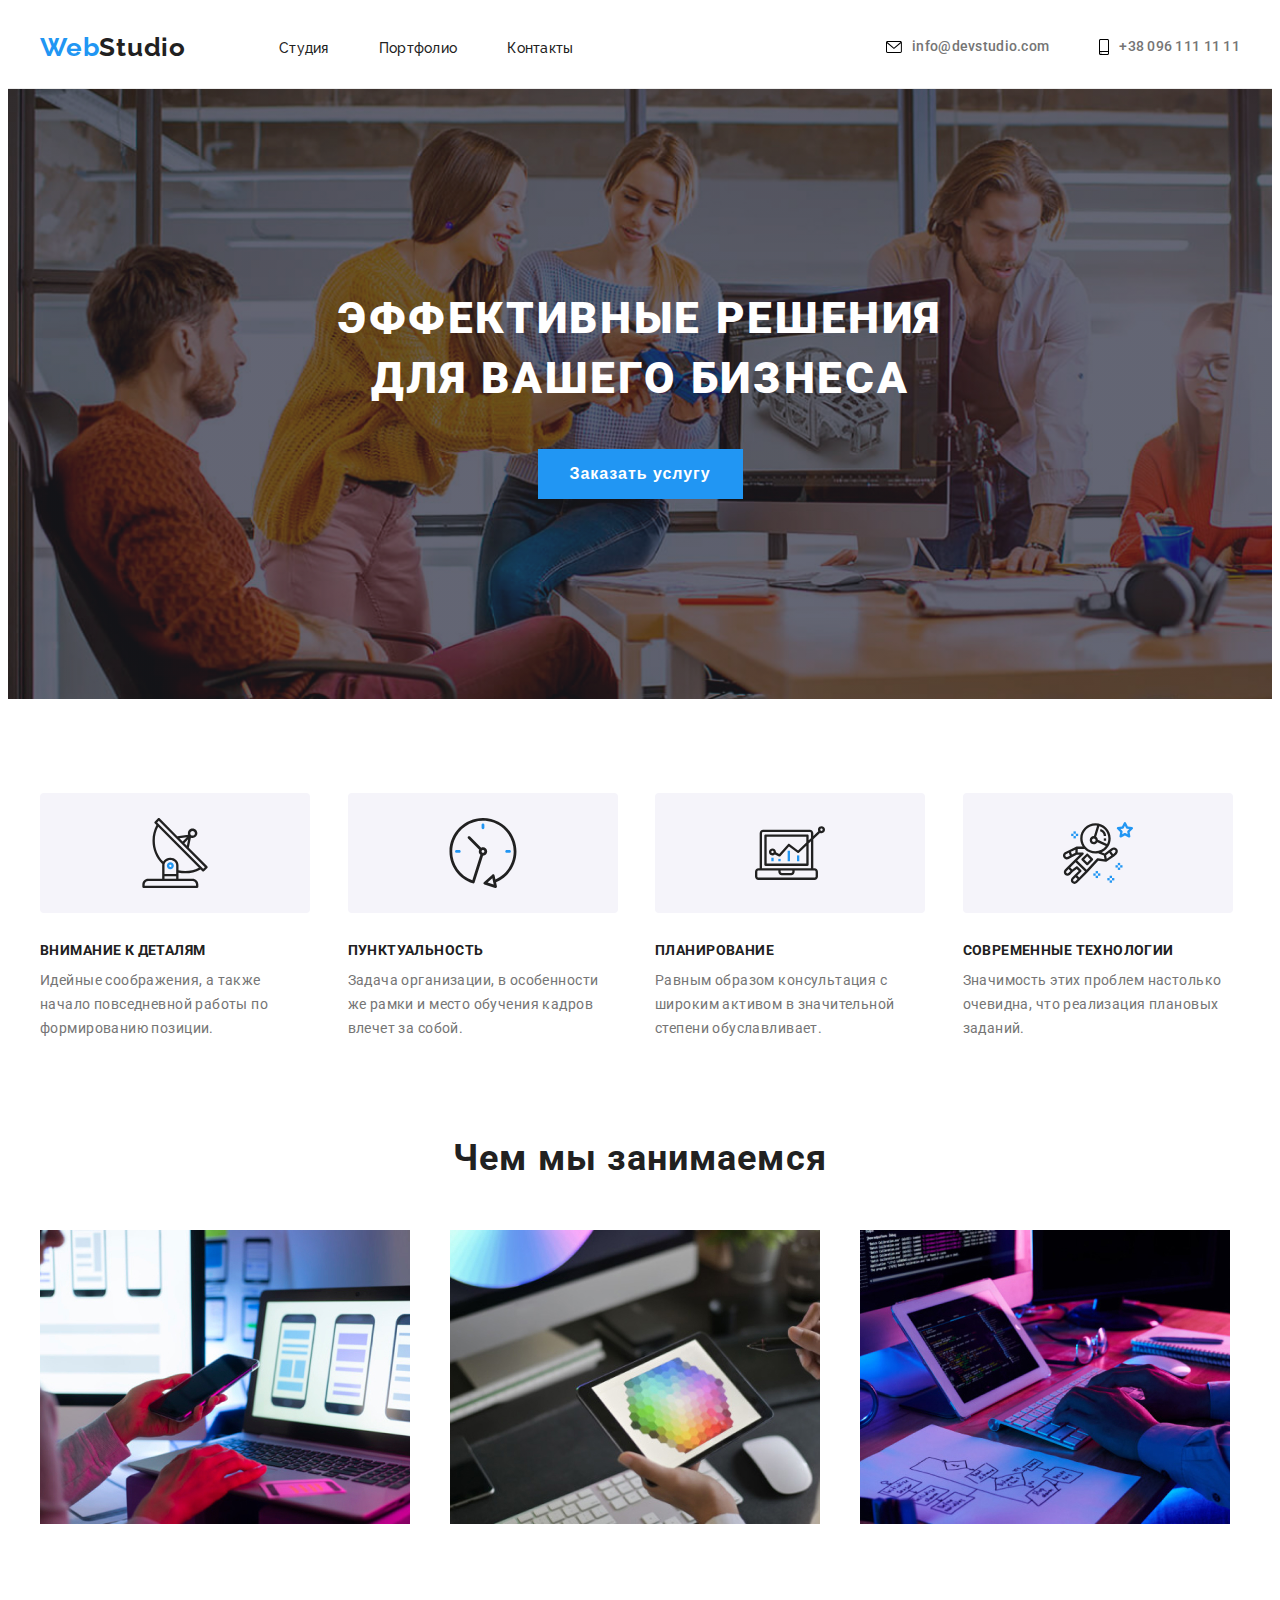
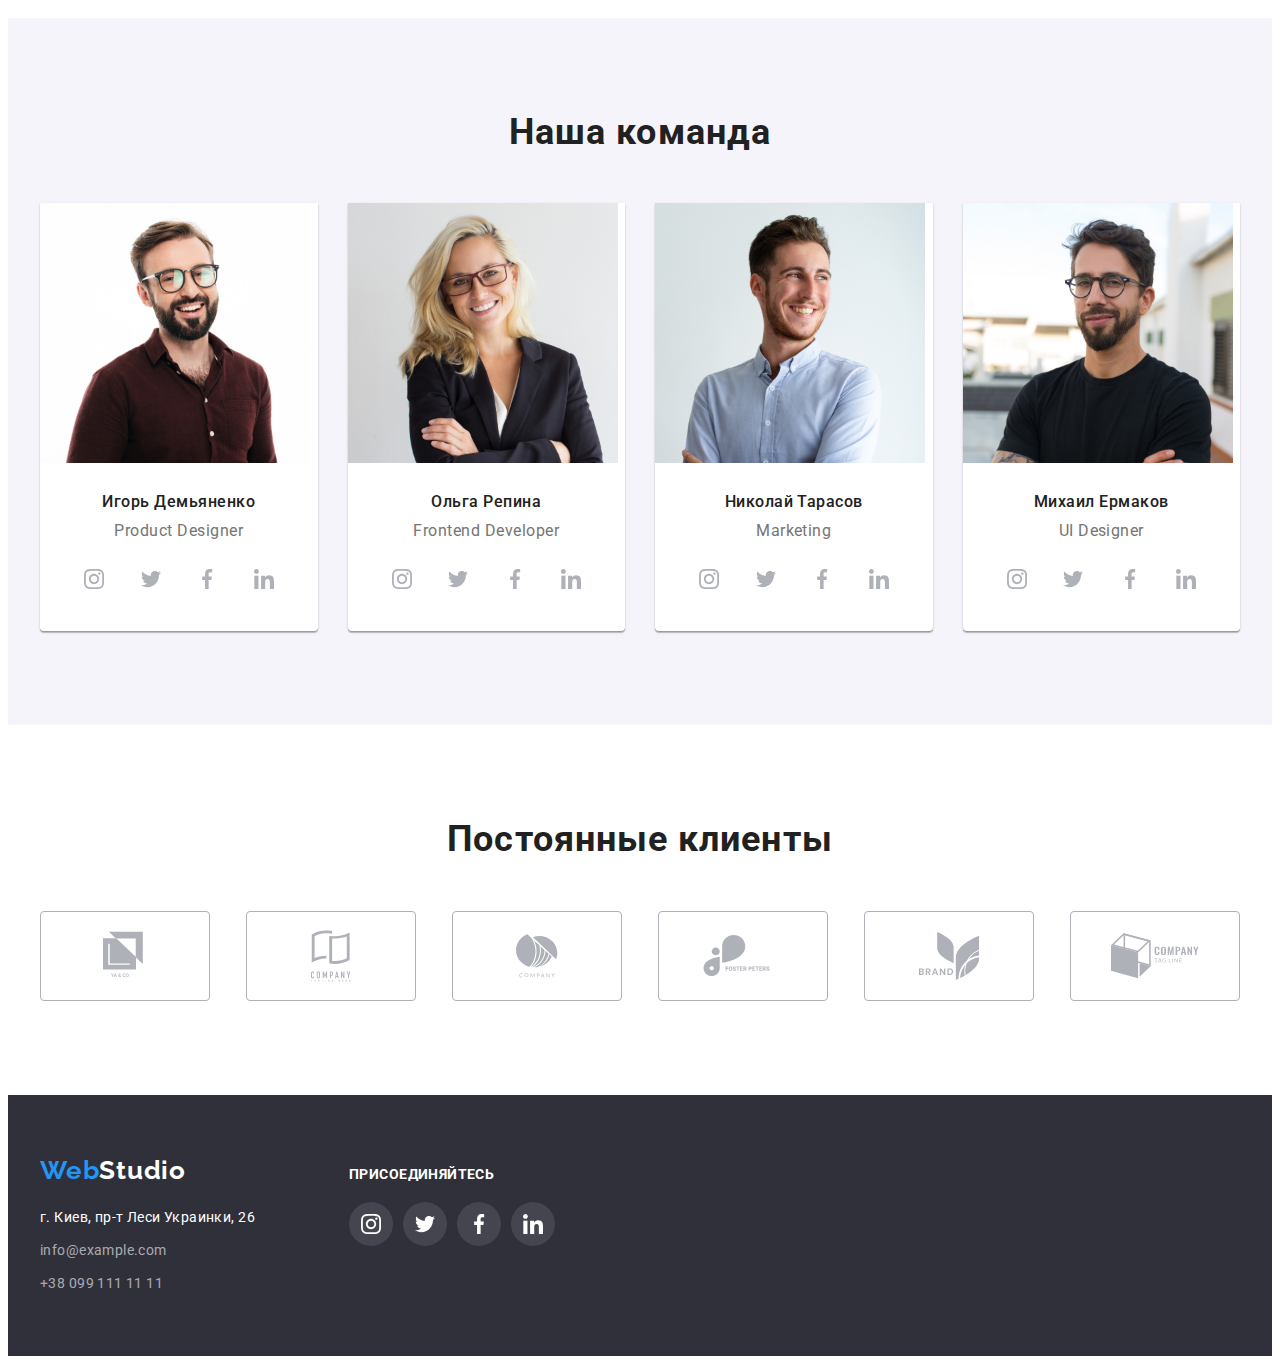
<file: index.html>
<!DOCTYPE html>
<html lang="ru">
  <head>
    <meta charset="UTF-8" />
    <meta http-equiv="X-UA-Compatible" content="IE=edge" />
    <meta name="viewport" content="width=device-width, initial-scale=1.0" />
    <title>Студия</title>
    <link rel="preconnect" href="https://fonts.gstatic.com">
    <link href="https://fonts.googleapis.com/css2?family=Raleway:wght@700&family=Roboto:wght@400;500;700;900&display=swap" rel="stylesheet">
    <link rel="stylesheet" href="https://cdnjs.cloudflare.com/ajax/libs/modern-normalize/1.0.0/modern-normalize.min.css" integrity="sha512-ISS7cAi1PEhQ8jnbJpJZMd29NlhNj4AWYyLOSp2CE/CsHxTCu+r+t0D2yoJudVrd0/8fTVPUVDzY5Tvli75u/g==" crossorigin="anonymous" />
    <link rel="stylesheet" href="./css/styles.css">
  </head>

  <body>
    <header class="header ">
        <div class="container">
            <nav class="navigation">
                <a class="logo link" href="" lang="en">Web<span class="logo-dark">Studio</span></a>
                <ul class="navigation-list list">
                    <li class="navigation-item">
                        <a class="navigation-link link" href="./index.html">Студия</a>
                    </li>
                    <li class="navigation-item">
                        <a class="navigation-link link" href="./portfolio.html">Портфолио</a>
                    </li>
                    <li class="navigation-item">
                        <a class="navigation-link link" href="">Контакты</a>
                    </li>
                </ul>
            </nav>
            <a class="mail-link link" href="mailto:info@devstudio.com" lang="en">
                <svg class="mail-link-icon" width="16" height="12">
                    <use href="./images/icons.svg#icon-mail"></use>
                </svg>
                info@devstudio.com
            </a>
            <a class="tel-link link" href="tel:+380961111111">
                <svg class="tel-link-icon" width="10" height="16">
                    <use href="./images/icons.svg#icon-smartphone"></use>
                </svg>
                +38 096 111 11 11
            </a>
        </div>
    </header>

    <main>
        <!--HERO-->
        <section class="hero">
            <div class="container">
                <h1 class="hero-title">ЭФФЕКТИВНЫЕ РЕШЕНИЯ ДЛЯ ВАШЕГО БИЗНЕСА</h1>
                <button class="mdl-button" type="button">Заказать услугу</button>
            </div>
        </section>
        <!--ADVANTAGES-->
        <section class="advantages">
            <div class="container">
                <h2 class="visually-hidden">Наши преимущества</h2>
                <ul class="advantages-list list">
                    <li class="advantages-list-item">
                        <div class="advantages-list-container">
                            <svg class="advantages-list-icon" width="70" height="70">
                                <use href="./images/icons.svg#icon-antenna"></use>
                            </svg>
                        </div>
                        <h3 class="advantages-title">Внимание к деталям</h3>
                        <p class="advantages-text">Идейные соображения, а также начало повседневной работы по формированию позиции.</p>
                    </li>
                    <li class="advantages-list-item">
                        <div class="advantages-list-container">
                            <svg class="advantages-list-icon" width="70" height="70">
                                <use href="./images/icons.svg#icon-clock"></use>
                            </svg>
                        </div>
                        <h3 class="advantages-title">Пунктуальность</h3>
                        <p class="advantages-text">Задача организации, в особенности же рамки и место обучения кадров влечет за собой.</p>
                    </li>
                    <li class="advantages-list-item">
                        <div class="advantages-list-container">
                            <svg class="advantages-list-icon" width="70" height="70">
                                <use href="./images/icons.svg#icon-diagram"></use>
                            </svg>
                        </div>
                        <h3 class="advantages-title">Планирование</h3>
                        <p class="advantages-text">Равным образом консультация с широким активом в значительной степени обуславливает.</p>
                    </li>
                    <li class="advantages-list-item">
                        <div class="advantages-list-container">
                            <svg class="advantages-list-icon" width="70" height="70">
                                <use href="./images/icons.svg#icon-astronaut"></use>
                            </svg>
                        </div>
                        <h3 class="advantages-title">Современные технологии</h3>
                        <p class="advantages-text">Значимость этих проблем настолько очевидна, что реализация плановых заданий.</p>
                    </li>
                </ul>
            </div>
        </section>
        <!--ABOUT-->
        <section class="about">
            <div class="container">
                <h2 class="title">Чем мы занимаемся</h2>
                <ul class="about-list list">
                    <li class="about-list-item">
                        <img class="about-list-img" src="./images/About/about-img-1.jpg" alt="разработчик печатает код по блок-схеме" width="370" height="294"></li>
                    <li class="about-list-item">
                        <img class="about-list-img" src="./images/About/about-img-2.jpg" alt="разработчик продумывает интерфейс под мобильные устройства" width="370" height="294"></li>
                    <li class="about-list-item">
                        <img class="about-list-img" src="./images/About/about-img-3.jpg" alt="разработчик выбирает цветовую гамму на графическом планшете" width="370" height="294"></li>
                </ul>
            </div>
        </section>
        <!--TEAM-->
        <section class="team">
            <div class="container">
                <h2 class="title">Наша команда</h2>
                <ul class="team-list list">
                    <li class="team-list-item">
                        <img class="team-list-img" src="./images/Team/team-img-1.jpg" alt="Мужчина улыбается" width="270" height="260">
                        <div class="team-list-container">
                            <h3 class="team-list-title">Игорь Демьяненко</h3>
                            <p class="team-list-text" lang="en">Product Designer</p>
                            <ul class="social-list list">
                                <li class="social-list-item">
                                    <a href="" class="social-list-link link">
                                        <svg class="social-list-icon" width="20" height="20">
                                            <use href="./images/icons.svg#icon-instagram"></use>
                                        </svg>
                                    </a>
                                </li>
                                <li class="social-list-item">
                                    <a href="" class="social-list-link link">
                                        <svg class="social-list-icon" width="20" height="20">
                                            <use href="./images/icons.svg#icon-twitter"></use>
                                        </svg>
                                    </a>
                                </li>
                                <li class="social-list-item">
                                    <a href="" class="social-list-link link">
                                        <svg class="social-list-icon" width="20" height="20">
                                            <use href="./images/icons.svg#icon-facebook"></use>
                                        </svg>
                                    </a>
                                </li>
                                <li class="social-list-item">
                                    <a href="" class="social-list-link link">
                                        <svg class="social-list-icon" width="20" height="20">
                                            <use href="./images/icons.svg#icon-linkedin"></use>
                                        </svg>
                                    </a>
                                </li>
                            </ul>
                        </div>
                    </li>
                    <li class="team-list-item">
                        <img class="team-list-img" src="./images/Team/team-img-2.jpg" alt="Женщина улыбается" width="270" height="260">
                        <div class="team-list-container">
                            <h3 class="team-list-title">Ольга Репина</h3>
                            <p class="team-list-text" lang="en">Frontend Developer</p>
                            <ul class="social-list list">
                                <li class="social-list-item">
                                    <a href="" class="social-list-link link">
                                        <svg class="social-list-icon" width="20" height="20">
                                            <use href="./images/icons.svg#icon-instagram"></use>
                                        </svg>
                                    </a>
                                </li>
                                <li class="social-list-item">
                                    <a href="" class="social-list-link link">
                                        <svg class="social-list-icon" width="20" height="20">
                                            <use href="./images/icons.svg#icon-twitter"></use>
                                        </svg>
                                    </a>
                                </li>
                                <li class="social-list-item">
                                    <a href="" class="social-list-link link">
                                        <svg class="social-list-icon" width="20" height="20">
                                            <use href="./images/icons.svg#icon-facebook"></use>
                                        </svg>
                                    </a>
                                </li>
                                <li class="social-list-item">
                                    <a href="" class="social-list-link link">
                                        <svg class="social-list-icon" width="20" height="20">
                                            <use href="./images/icons.svg#icon-linkedin"></use>
                                        </svg>
                                    </a>
                                </li>
                            </ul>
                        </div>
                    </li>
                    <li class="team-list-item">
                        <img class="team-list-img" src="./images/Team/team-img-3.jpg" alt="Мужчина улыбается" width="270" height="260">
                        <div class="team-list-container">
                            <h3 class="team-list-title">Николай Тарасов</h3>
                            <p class="team-list-text" lang="en">Marketing</p>
                            <ul class="social-list list">
                                <li class="social-list-item">
                                    <a href="" class="social-list-link link">
                                        <svg class="social-list-icon" width="20" height="20">
                                            <use href="./images/icons.svg#icon-instagram"></use>
                                        </svg>
                                    </a>
                                </li>
                                <li class="social-list-item">
                                    <a href="" class="social-list-link link">
                                        <svg class="social-list-icon" width="20" height="20">
                                            <use href="./images/icons.svg#icon-twitter"></use>
                                        </svg>
                                    </a>
                                </li>
                                <li class="social-list-item">
                                    <a href="" class="social-list-link link">
                                        <svg class="social-list-icon" width="20" height="20">
                                            <use href="./images/icons.svg#icon-facebook"></use>
                                        </svg>
                                    </a>
                                </li>
                                <li class="social-list-item">
                                    <a href="" class="social-list-link link">
                                        <svg class="social-list-icon" width="20" height="20">
                                            <use href="./images/icons.svg#icon-linkedin"></use>
                                        </svg>
                                    </a>
                                </li>
                            </ul>
                        </div>
                    </li>
                    <li class="team-list-item">
                        <img class="team-list-img" src="./images/Team/team-img-4.jpg" alt="Мужчина улыбается" width="270" height="260">
                        <div class="team-list-container">
                            <h3 class="team-list-title">Михаил Ермаков</h3>
                            <p class="team-list-text" lang="en">UI Designer</p>
                            <ul class="social-list list">
                                <li class="social-list-item">
                                    <a href="" class="social-list-link link">
                                        <svg class="social-list-icon" width="20" height="20">
                                            <use href="./images/icons.svg#icon-instagram"></use>
                                        </svg>
                                    </a>
                                </li>
                                <li class="social-list-item">
                                    <a href="" class="social-list-link link">
                                        <svg class="social-list-icon" width="20" height="20">
                                            <use href="./images/icons.svg#icon-twitter"></use>
                                        </svg>
                                    </a>
                                </li>
                                <li class="social-list-item">
                                    <a href="" class="social-list-link link">
                                        <svg class="social-list-icon" width="20" height="20">
                                            <use href="./images/icons.svg#icon-facebook"></use>
                                        </svg>
                                    </a>
                                </li>
                                <li class="social-list-item">
                                    <a href="" class="social-list-link link">
                                        <svg class="social-list-icon" width="20" height="20">
                                            <use href="./images/icons.svg#icon-linkedin"></use>
                                        </svg>
                                    </a>
                                </li>
                            </ul>
                        </div>
                    </li>
                </ul>
            </div>
        </section>
        <!--CLIENTS-->
        <section class="clients">
            <div class="container">
                <h2 class="title">Постоянные клиенты</h2>
                <ul class="clients-list list">
                    <li class="clients-list-item">
                        <a class="clients-list-link link" href="">
                            <svg class="clients-list-icon" width="44" height="50">
                                <use href="./images/icons.svg#icon-logo-1"></use>
                            </svg>
                        </a> 
                    </li>
                    <li class="clients-list-item">
                        <a class="clients-list-link link" href="">
                            <svg class="clients-list-icon" width="40" height="52">
                                 <use href="./images/icons.svg#icon-logo-2"></use>
                            </svg>
                        </a> 
                    </li>
                    <li class="clients-list-item">
                        <a class="clients-list-link link" href="">
                            <svg class="clients-list-icon"  width="42" height="44">
                                <use href="./images/icons.svg#icon-logo-3"></use>
                            </svg>
                        </a> 
                    </li>
                    <li class="clients-list-item">
                        <a class="clients-list-link link" href="">
                            <svg class="clients-list-icon" width="80" height="42">
                                <use href="./images/icons.svg#icon-logo-4"></use>
                            </svg>
                        </a> 
                    </li>
                    <li class="clients-list-item">
                        <a class="clients-list-link link" href="">
                            <svg class="clients-list-icon" width="60" height="48">
                                <use href="./images/icons.svg#icon-logo-5"></use>
                            </svg>
                        </a> 
                    </li>
                    <li class="clients-list-item">
                        <a class="clients-list-link link" href="">
                            <svg class="clients-list-icon" width="88" height="46">
                                <use href="./images/icons.svg#icon-logo-6"></use>
                            </svg>
                        </a> 
                    </li>
                </ul>
            </div>
        </section>
    </main>

    <footer class="footer">
        <div class="container footer-container">
            <div class="footer-logo">
                <a class="logo link" href="" lang="en">Web<span class="logo-light">Studio</span></a>
                <address class="address">
                    <ul class="footer-logo-list list">
                        <li class="footer-logo-list-item">
                            <a class="footer-logo-address-link link" href="https://goo.gl/maps/xJWcs8123eFVmAcb9" target="_blank" rel="noopener noreferrer">г. Киев, пр-т Леси Украинки, 26</a></li>
                        <li class="footer-logo-list-item">
                            <a class="footer-logo-mail-link link" href="mailto:info@example.com" lang="en">info@example.com</a></li>
                        <li class="footer-logo-list-item">
                            <a class="footer-logo-tel-link link" href="tel:+380991111111">+38 099 111 11 11</a></li>
                    </ul>
                </address>
            </div>
            <div class="footer-social">
                <p class="footer-social-title">Присоединяйтесь</p>
                <ul class="footer-social-list list">
                    <li class="footer-social-item">
                        <a href="" class="footer-social-link link">
                            <svg class="footer-social-icon" width="20" height="20">
                                <use href="./images/icons.svg#icon-instagram"></use>
                            </svg>
                        </a>
                    </li>
                    <li class="footer-social-item">
                        <a href="" class="footer-social-link link">
                            <svg class="footer-social-icon" width="20" height="20">
                                <use href="./images/icons.svg#icon-twitter"></use>
                            </svg>
                        </a>
                    </li>
                    <li class="footer-social-item">
                        <a href="" class="footer-social-link link">
                            <svg class="footer-social-icon" width="20" height="20">
                                <use href="./images/icons.svg#icon-facebook"></use>
                            </svg>
                        </a>
                    </li>
                    <li class="footer-social-item">
                        <a href="" class="footer-social-link link">
                            <svg class="footer-social-icon" width="20" height="20">
                                <use href="./images/icons.svg#icon-linkedin"></use>
                            </svg>
                        </a>
                    </li>
                </ul>
            </div>
        </div>
    </footer>
  </body>
</html>
</file>
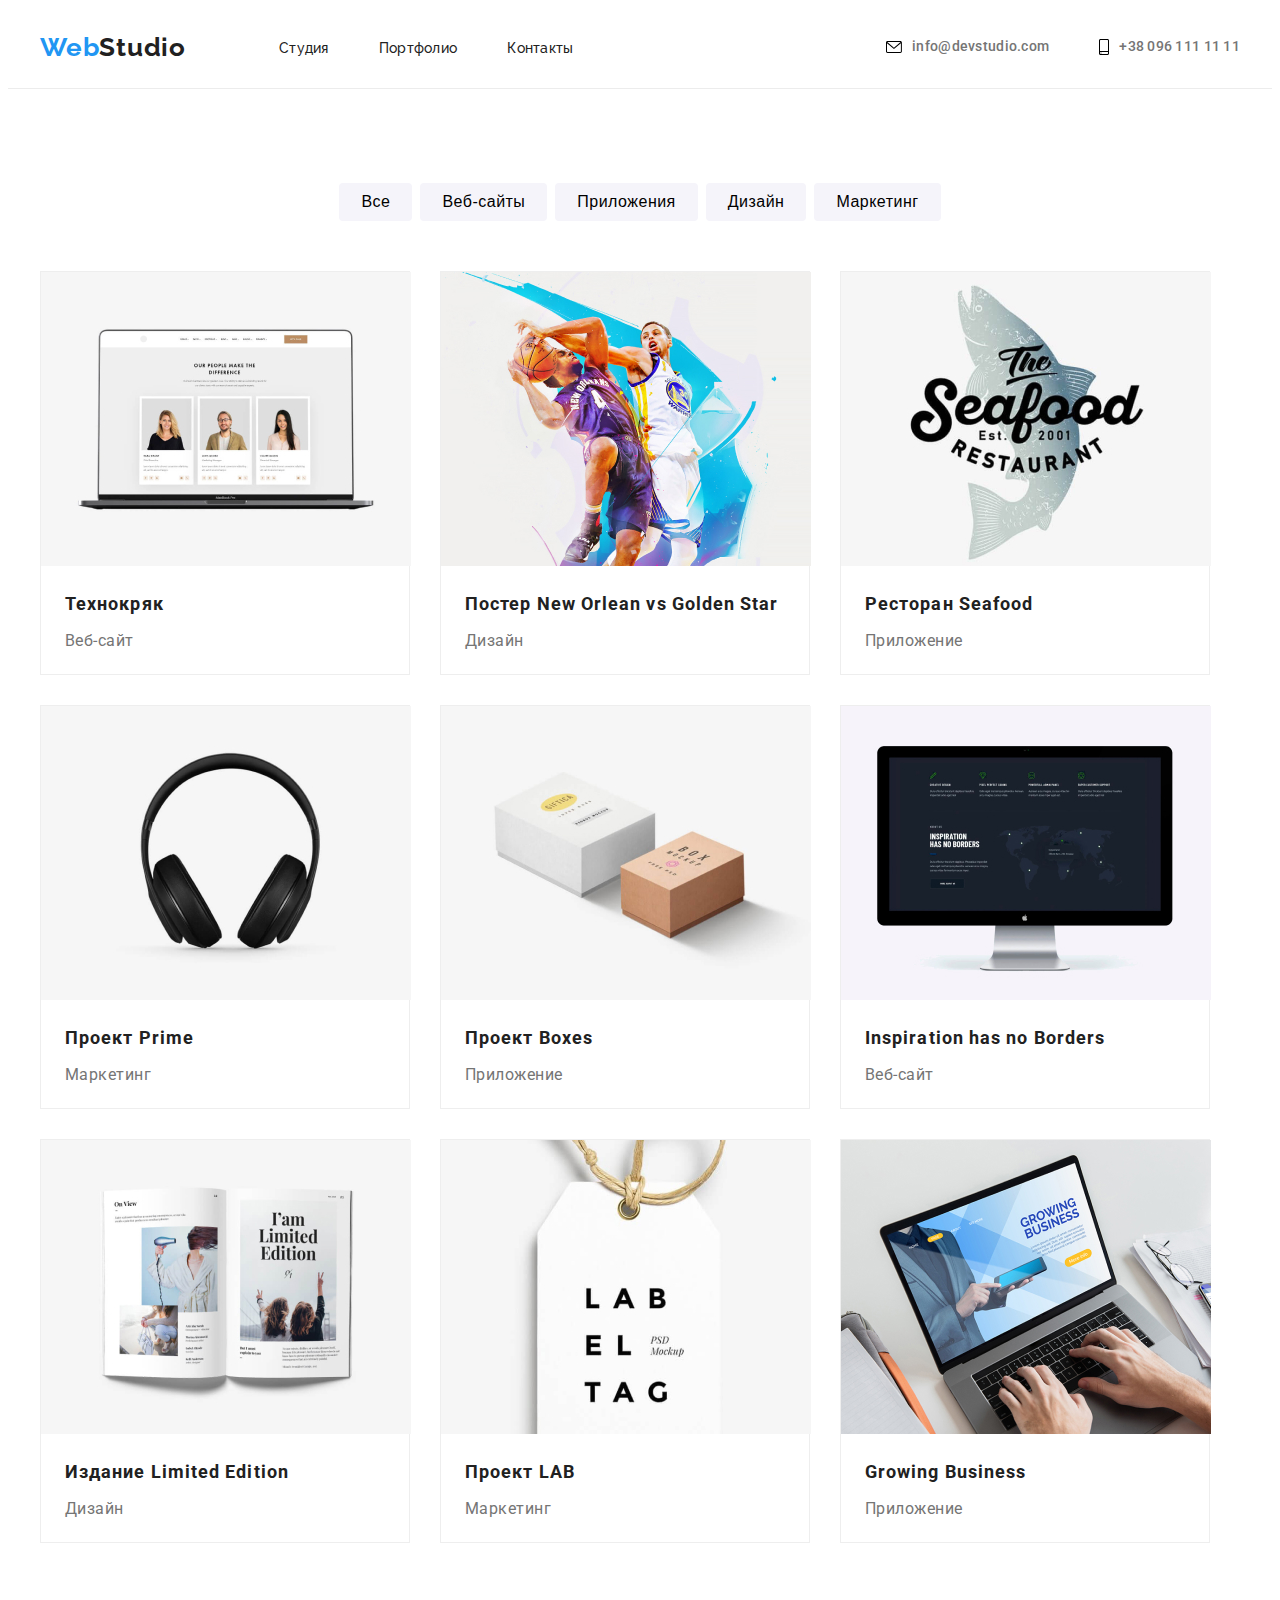
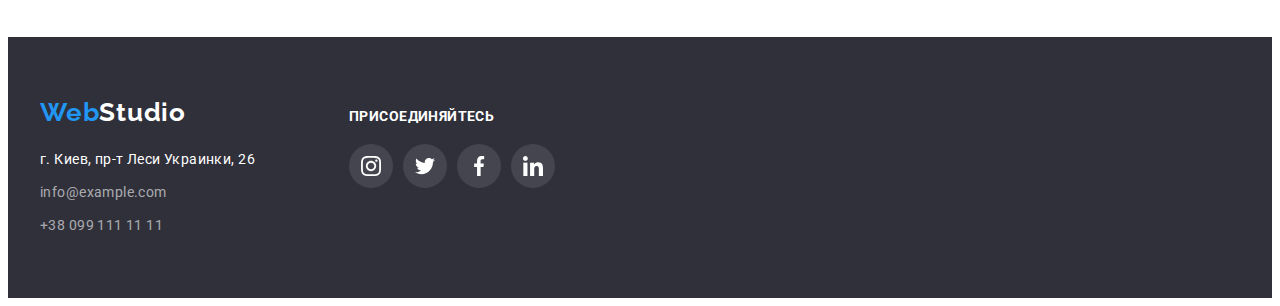
<file: portfolio.html>
<!DOCTYPE html>
<html lang="ru">
  <head>
    <meta charset="UTF-8" />
    <meta http-equiv="X-UA-Compatible" content="IE=edge" />
    <meta name="viewport" content="width=device-width, initial-scale=1.0" />
    <title>Студия</title>
    <link rel="preconnect" href="https://fonts.gstatic.com">
    <link href="https://fonts.googleapis.com/css2?family=Raleway:wght@700&family=Roboto:wght@400;500;700;900&display=swap" rel="stylesheet">
    <link rel="stylesheet" href="https://cdnjs.cloudflare.com/ajax/libs/modern-normalize/1.0.0/modern-normalize.min.css" integrity="sha512-ISS7cAi1PEhQ8jnbJpJZMd29NlhNj4AWYyLOSp2CE/CsHxTCu+r+t0D2yoJudVrd0/8fTVPUVDzY5Tvli75u/g==" crossorigin="anonymous" />
    <link rel="stylesheet" href="./css/styles.css">
  </head>

  <body>
    <header class="header">
        <div class="container">
            <nav class="navigation">
                <a class="logo link" href="./index.html" lang="en">Web<span class="logo-dark">Studio</span></a>
                <ul class="navigation-list list">
                    <li class="navigation-item">
                        <a class="navigation-link link" href="./index.html">Студия</a>
                    </li>
                    <li class="navigation-item">
                        <a class="navigation-link link" href="./portfolio.html">Портфолио</a>
                    </li>
                    <li class="navigation-item">
                        <a class="navigation-link link" href="">Контакты</a>
                    </li>
                </ul>
            </nav>
            <a class="mail-link link" href="mailto:info@devstudio.com" lang="en">
                <svg class="mail-link-icon" width="16" height="12">
                    <use href="./images/icons.svg#icon-mail"></use>
                </svg>
                info@devstudio.com
            </a>
            <a class="tel-link link" href="tel:+380961111111">
                <svg class="tel-link-icon" width="10" height="16">
                    <use href="./images/icons.svg#icon-smartphone"></use>
                </svg>
                +38 096 111 11 11
            </a>
        </div>
    </header>

    <main>
        <!--CARDS SORTING-->
        <section class="cards-sorting">
            <div class="container">
                <h2 class="visually-hidden">Сортировка карточек</h2>
                <ul class="cards-sorting-list list">
                    <li class="cards-sorting-list-item">
                        <button class="sort-button" type="button">Все</button>
                    </li>
                    <li class="cards-sorting-list-item">
                        <button class="sort-button" type="button">Веб-сайты</button>
                    </li>
                    <li class="cards-sorting-list-item">
                        <button class="sort-button" type="button">Приложения</button>
                    </li>
                    <li class="cards-sorting-list-item">
                        <button class="sort-button" type="button">Дизайн</button>
                    </li>
                    <li class="cards-sorting-list-item">
                        <button class="sort-button" type="button">Маркетинг</button>
                    </li>
                </ul>
            </div>
        </section>
        <!--CARDS-->
        <section class="cards">
            <div class="container">
                <h2 class="visually-hidden">Карточки</h2>
                <ul class="cards-list list">
                    <li class="cards-list-item">
                        <a class="cards-list-link link" href="">
                            <img class="cards-list-img" src="./images/Cards/cards-img-1.jpg" alt="Ноутбук с открытым веб-сайтом" width="370" height="294">
                            <div class="cards-list-container">
                                <h3 class="cards-list-title">Технокряк</h3>
                                <p class="cards-list-text">Веб-сайт</p>
                            </div>
                        </a>
                    </li>
                    <li class="cards-list-item">
                        <a class="cards-list-link link" href="">
                            <img class="cards-list-img" src="./images/Cards/cards-img-2.jpg" alt="Постер с баскетболистами" width="370" height="294">
                            <div class="cards-list-container">
                                <h3 class="cards-list-title">Постер New Orlean vs Golden Star</h3>
                                <p class="cards-list-text">Дизайн</p>
                            </div>
                        </a>
                    </li>
                    <li class="cards-list-item">
                        <a class="cards-list-link link" href="">
                            <img class="cards-list-img" src="./images/Cards/cards-img-3.jpg" alt="Логотип ресторана морепродуктов" width="370" height="294">
                            <div class="cards-list-container">
                                <h3 class="cards-list-title">Ресторан Seafood</h3>
                                <p class="cards-list-text">Приложение</p>
                            </div>
                        </a>
                    </li>
                    <li class="cards-list-item">
                        <a class="cards-list-link link" href="">
                            <img class="cards-list-img" src="./images/Cards/cards-img-4.jpg" alt="Наушники" width="370" height="294">
                            <div class="cards-list-container">
                                <h3 class="cards-list-title">Проект Prime</h3>
                                <p class="cards-list-text">Маркетинг</p>
                            </div>
                        </a>
                    </li>
                    <li class="cards-list-item">
                        <a class="cards-list-link link" href="">
                            <img class="cards-list-img" src="./images/Cards/cards-img-5.jpg" alt="Две коробки, белая и бежевая" width="370" height="294">
                            <div class="cards-list-container">
                                <h3 class="cards-list-title">Проект Boxes</h3>
                                <p class="cards-list-text">Приложение</p>
                            </div>
                        </a>
                    </li>
                    <li class="cards-list-item">
                        <a class="cards-list-link link" href="">
                            <img class="cards-list-img" src="./images/Cards/cards-img-6.jpg" alt="Компьютер с открытым веб-сайтом" width="370" height="294">
                            <div class="cards-list-container">
                                <h3 class="cards-list-title">Inspiration has no Borders</h3>
                                <p class="cards-list-text">Веб-сайт</p>
                            </div>
                        </a>
                    </li>
                    <li class="cards-list-item">
                        <a class="cards-list-link link" href="">
                            <img class="cards-list-img" src="./images/Cards/cards-img-7.jpg" alt="Открытый журнал" width="370" height="294">
                            <div class="cards-list-container">
                                <h3 class="cards-list-title">Издание Limited Edition</h3>
                                <p class="cards-list-text">Дизайн</p>
                            </div>
                        </a>
                    </li>
                    <li class="cards-list-item">
                        <a class="cards-list-link link" href="">
                            <img class="cards-list-img" src="./images/Cards/cards-img-8.jpg" alt="Бирка" width="370" height="294">
                            <div class="cards-list-container">
                                <h3 class="cards-list-title">Проект LAB</h3>
                                <p class="cards-list-text">Маркетинг</p>
                            </div>
                        </a>
                    </li>
                    <li class="cards-list-item">
                        <a class="cards-list-link link" href="">
                            <img class="cards-list-img" src="./images/Cards/cards-img-9.jpg" alt="Мужчина работает за компьютером" width="370" height="294">
                            <div class="cards-list-container">
                                <h3 class="cards-list-title">Growing Business</h3>
                                <p class="cards-list-text">Приложение</p>
                            </div>
                        </a>
                    </li>
                </ul>
            </div>
        </section>
    </main>
    <footer class="footer">
        <div class="container footer-container">
            <div class="footer-logo">
                <a class="logo link" href="" lang="en">Web<span class="logo-light">Studio</span></a>
                <address class="address">
                    <ul class="footer-logo-list list">
                        <li class="footer-logo-list-item">
                            <a class="footer-logo-address-link link" href="https://goo.gl/maps/xJWcs8123eFVmAcb9" target="_blank" rel="noopener noreferrer">г. Киев, пр-т Леси Украинки, 26</a></li>
                        <li class="footer-logo-list-item">
                            <a class="footer-logo-mail-link link" href="mailto:info@example.com" lang="en">info@example.com</a></li>
                        <li class="footer-logo-list-item">
                            <a class="footer-logo-tel-link link" href="tel:+380991111111">+38 099 111 11 11</a></li>
                    </ul>
                </address>
            </div>
            <div class="footer-social">
                <p class="footer-social-title">Присоединяйтесь</p>
                <ul class="footer-social-list list">
                    <li class="footer-social-item">
                        <a href="" class="footer-social-link link">
                            <svg class="footer-social-icon" width="20" height="20">
                                <use href="./images/icons.svg#icon-instagram"></use>
                            </svg>
                        </a>
                    </li>
                    <li class="footer-social-item">
                        <a href="" class="footer-social-link link">
                            <svg class="footer-social-icon" width="20" height="20">
                                <use href="./images/icons.svg#icon-twitter"></use>
                            </svg>
                        </a>
                    </li>
                    <li class="footer-social-item">
                        <a href="" class="footer-social-link link">
                            <svg class="footer-social-icon" width="20" height="20">
                                <use href="./images/icons.svg#icon-facebook"></use>
                            </svg>
                        </a>
                    </li>
                    <li class="footer-social-item">
                        <a href="" class="footer-social-link link">
                            <svg class="footer-social-icon" width="20" height="20">
                                <use href="./images/icons.svg#icon-linkedin"></use>
                            </svg>
                        </a>
                    </li>
                </ul>
            </div>
        </div>
    </footer>
  </body>
</html>
</file>
<file: css/styles.css>
:root {
    --main-font: 'Roboto', sans-serif;
    --secondary-font: 'Raleway', sans-serif;
    --accent-color: #2196F3;
}

body {
    font-family: var(--main-font);
    color: #212121
}

h1,
h2,
h3,
h4,
h5,
h6,
p {
    margin: 0;
}

ul,
ol {
    margin: 0;
    padding: 0;
}

img {
    display: block;
}

.visually-hidden {
    position: absolute !important;
    clip: rect(1px 1px 1px 1px); /* IE6, IE7 */
    clip: rect(1px, 1px, 1px, 1px);
    padding: 0 !important;
    border: 0 !important;
    height: 1px !important;
    width: 1px !important;
    overflow: hidden;
  }

.link {
    text-decoration: none;
}

.list {
    list-style: none;
}

.address {
    font-style: normal;
    margin-top: 20px;
}

.title {
    font-style: normal;
    font-weight: 700;
    font-size: 36px;
    line-height: 1.16;
    text-align: center;
    letter-spacing: 0.03em;
}

.logo {
    font-family: var(--secondary-font);
    font-style: normal;
    font-weight: bold;
    font-size: 26px;
    line-height: 1.19;
    letter-spacing: 0.03em;
    color: #2196F3;
    margin-right: 93px;
}

.container {
    width: 1200px;
    margin: 0 auto;
    padding-left: 15px;
    padding-right: 15px;
}

/* =================== HEADER =================== */

.header {
    padding-top: 24px;
    padding-bottom: 25px;
    border-bottom: 1px solid #ECECEC;
}

.header .container {
    display: flex;
    align-items: center;
}

.navigation {
    display: flex;
    align-items: center;
}

.navigation-list {
    display: flex;
    align-items: center;
}

.logo-dark {
    color: #212121;
}

.navigation-item:not(:last-child) {
    margin-right: 50px;
}

.navigation-link {
    font-family: var(--secondary-font);
    font-weight: 500;
    font-size: 14px;
    line-height: 1.14;
    letter-spacing: 0.02em;
    color: #212121;
}

.navigation-link:hover,
.navigation-link:focus{
    color: var(--accent-color);
}

.mail-link {
    display: flex;
    align-items: center;
    justify-content: center;
    font-weight: 500;
    font-size: 14px;
    line-height: 1.14;
    letter-spacing: 0.02em;
    color: #757575;
    margin-left: auto;
    margin-right: 50px;
}

.mail-link-icon {
    margin-right: 10px;
}

.mail-link:hover ,
.mail-link:focus {
    color: var(--accent-color);
}

.mail-link:hover .mail-link-icon,
.mail-link:focus .mail-link-icon {
    fill: var(--accent-color);
}

.tel-link {
    display: flex;
    justify-content: center;
    align-items: center;
    font-weight: 500;
    font-size: 14px;
    line-height: 1.14;
    letter-spacing: 0.02em;
    color: #757575;
}

.tel-link-icon {
    margin-right: 10px;
}

.tel-link:hover .tel-link-icon,
.tel-link:focus .tel-link-icon {
    fill: var(--accent-color);
}

.tel-link:hover,
.tel-link:focus {
    color: var(--accent-color);
}

/* =================== END HEADER =================== */

/* =================== HERO =================== */

.hero {
    background: #C4C4C4;
    background-image: linear-gradient(rgba(47, 48, 58, 0.4), rgba(47, 48, 58, 0.4)), url(../images/Hero/Hero-img.jpg);
    padding-top: 200px;
    padding-bottom: 200px;
    background-repeat: no-repeat;
    background-size: cover;
    max-width: 1600px;
    margin: 0 auto;
}

.hero-title {
    font-style: normal;
    font-weight: 900;
    font-size: 44px;
    line-height: 1.36;
    text-align: center;
    letter-spacing: 0.06em;
    text-transform: uppercase;
    color: #FFFFFF;
    flex-wrap: wrap;
    width: 696px;
    height: 120px;
    margin: 0 auto;
    margin-bottom: 40px;
}

.mdl-button {
    font-style: normal;
    font-weight: bold;
    font-size: 16px;
    line-height: 1.87;
    display: flex;
    align-items: center;
    text-align: center;
    letter-spacing: 0.06em;
    background-color: #2196F3;
    color: #FFFFFF;
    cursor: pointer;
    height: 50px;
    padding-top: 10px;
    padding-bottom: 10px;
    padding-left: 32px;
    padding-right: 32px;
    margin: 0 auto;
    border: none;
}

/* =================== END HERO =================== */

/* =================== ADVANTAGES =================== */

.advantages {
    padding-top: 94px;
    padding-bottom: 47px;
}

.advantages-list {
    display: flex;
    align-items: center;
    margin-left: -30px;
}

.advantages-list-item {
    margin-left: 30px;
    flex-basis: calc(100% / 3 - 30px);
}

.advantages-title {
    font-style: normal;
    font-weight: 700;
    font-size: 14px;
    line-height: 1.14;
    letter-spacing: 0.03em;
    text-transform: uppercase;
    width: 270px;
    height: 16px;
    margin-bottom: 10px;
}

.advantages-text {
    font-size: 14px;
    line-height: 1.71;
    letter-spacing: 0.03em;
    color: #757575;
    width: 270px;
    height: 75px;   
}

.advantages-list-container {
    width: 270px;
    height: 120px;
    background: #F5F4FA;
    border-radius: 4px;
    margin-bottom: 30px;
    display: flex;
    justify-content: center;
    align-items: center;
}


/* =================== ABOUT =================== */

.about {
    padding-top: 47px;
    padding-bottom: 94px;
}

.about-list {
    display: flex;
    align-items: center;
    margin-top: 50px;
    margin-left: -30px;
}

.about-list-item {
    margin-left: 30px;
    flex-basis: calc(100% / 3 - 30px);
}

/* =================== END ABOUT =================== */

/* =================== TEAM =================== */

.team {
    background: #F5F4FA;
    padding-top: 94px;
    padding-bottom: 94px;
}

.team-list {
    margin-top: 50px;
    display: flex;
    align-items: center;
    margin-left: -30px;
}

.team-list-container {
    padding-top: 30px;
    padding-bottom: 30px;
    padding-right: 32px;
    padding-left: 32px;
}

.team-list-item {
    width: 270px;
    height: 428px;
    background: #FFFFFF;
    /* material shadow v1 */
    box-shadow: 0px 1px 3px rgba(0, 0, 0, 0.12), 0px 1px 1px rgba(0, 0, 0, 0.14), 0px 2px 1px rgba(0, 0, 0, 0.2);
    border-radius: 0px 0px 4px 4px;
    margin-left: 30px;
    flex-basis: calc(100% / 4 - 30px);
}

.team-list-title {
    font-style: normal;
    font-weight: 500;
    font-size: 16px;
    line-height: 1.18;
    text-align: center;
    letter-spacing: 0.03em;
    margin-bottom: 10px;
     
}

.team-list-text {
    font-style: normal;
    font-weight: 400;
    font-size: 16px;
    line-height: 1.18;
    text-align: center;
    letter-spacing: 0.03em;
    color: #757575;
    margin-bottom: 16px;
}

.social-list {
    display: flex;
    align-items: center;
    justify-content: space-between;
}

.social-list-link {
    display: flex;
    justify-content: center;
    align-items: center;
    width: 44px;
    height: 44px;
    border-radius: 50%;
    background-color: #fff;
}

.social-list-icon {
    fill: #AFB1B8;
}

.social-list-link:hover,
.social-list-link:focus {
    background-color: var(--accent-color);
}

.social-list-link:hover .social-list-icon,
.social-list-link:focus .social-list-icon {
    fill: #FFFFFF;
}

/* =================== END TEAM =================== */

/* =================== CLIENTS =================== */

.clients {
    padding-top: 94px;
    padding-bottom: 94px;
}

.clients-list {
    margin-top: 50px;
    display: flex;
    align-items: center;
    justify-content: space-between;
}

.clients-list-link {
    display: flex;
    align-items: center;
    justify-content: center;
    width: 170px;
    height: 90px;
    border: 1px solid #AFB1B8;
    box-sizing: border-box;
    border-radius: 4px;
}

.clients-list-icon {
    fill: #AFB1B8;
}

.clients-list-link:hover,
.clients-list-link:focus {
    border: 1px solid var(--accent-color)
}

.clients-list-link:hover .clients-list-icon,
.clients-list-link:focus .clients-list-icon {
    fill: var(--accent-color)
}

/* =================== END CLIENTS =================== */

/* =================== FOOTER =================== */

.footer {
    background: #2F303A;
    padding-top: 60px;
    padding-bottom: 60px;
}

.footer-container {
    display: flex;
    align-items: baseline;
}

.footer-logo {
    margin-right: 70px;
}

.logo-light {
    color: #FFFFFF;
}

.footer-logo-list-item:not(:last-child) {
    margin-bottom: 9px;
}

.footer-logo-address-link {
    font-style: normal;
    font-weight: 400;
    font-size: 14px;
    line-height: 1.71;
    letter-spacing: 0.03em;
    color: #FFFFFF;
}

.footer-logo-mail-link {
    font-style: normal;
    font-weight: 400;
    font-size: 14px;
    line-height: 1.71;
    letter-spacing: 0.03em;
    color: rgba(255, 255, 255, 0.6);
}

.footer-logo-tel-link {
    font-style: normal;
    font-weight: 400;
    font-size: 14px;
    line-height: 1.71;
    letter-spacing: 0.03em;
    color: rgba(255, 255, 255, 0.6);
}

.footer-social-list {
    display: flex;
    align-items: center;
    justify-content: space-between;
}

.footer-social-title {
    font-weight: bold;
    font-size: 14px;
    line-height: 16px;
    letter-spacing: 0.03em;
    text-transform: uppercase;
    margin-bottom: 20px;
    color: #FFFFFF;
}

.footer-social-link {
    display: flex;
    justify-content: center;
    align-items: center;
    width: 44px;
    height: 44px;
    border-radius: 50%;
    background: rgba(255, 255, 255, 0.1);
}

.footer-social-item:not(:last-child) {
    margin-right: 10px;
}

.footer-social-icon {
    fill: #FFFFFF;
}

.footer-social-link:hover,
.footer-social-link:focus{
    background-color: var(--accent-color);
}

/* =================== END FOOTER ===================*/

/* =================== CARDS SORTING =================== */
.sort-button {
    font-style: normal;
    font-weight: 500;
    font-size: 16px;
    line-height: 1.62;
    text-align: center;
    letter-spacing: 0.03em;
    cursor: pointer;
    padding-top: 6px;
    padding-bottom: 6px;
    padding-right: 22px;
    padding-left: 22px;
    background: #F5F4FA;
    border-radius: 4px;
    border: none;
}

.cards-sorting {
    padding-top: 94px;
    padding-bottom: 25px;
}

.cards-sorting-list-item {
    margin-left: 8px;
}

.cards-sorting-list {
    display: flex;
    align-items: center;
    margin-left: -8px;
    justify-content: center;
}

.sort-button:hover,
.sort-button:focus {
    background-color: var(--accent-color);
    color: #FFFFFF;
    box-shadow: 0px 3px 1px rgba(0, 0, 0, 0.1), 0px 1px 2px rgba(0, 0, 0, 0.08), 0px 2px 2px rgba(0, 0, 0, 0.12);
}
/* =================== END CARD SORTING =================== */

/* =================== CARDS =================== */

.cards {
    padding-top: 25px;
    padding-bottom: 94px;
}

.cards-list {
    display: flex;
    align-items: center;
    flex-wrap: wrap;
    margin-top: -30px;
    margin-left: -30px;
}

.cards-list-container {
    padding-bottom: 20px;
    padding-right: 24px;
    padding-left: 24px;
    padding-top: 20px;
}

.cards-list-title {
    font-style: normal;
    font-weight: 700;
    font-size: 18px;
    line-height: 2;
    letter-spacing: 0.06em;
    color: #212121;
    margin-bottom: 4px;
}

.cards-list-text {
    font-style: normal;
    font-weight: 400;
    font-size: 16px;
    line-height: 1.87;
    letter-spacing: 0.03em;
    color: #757575;
}

.cards-list-item {
    width: 370px;
    height: 404px;
    left: 215px;
    top: 262px;
    background: #FFFFFF;
    border: 1px solid #EEEEEE;
    box-sizing: border-box;
    margin-left: 30px;
    margin-top: 30px;
    flex-basis: calc(100% / 9 - 30px);
}

.cards-list-item:hover,
.cards-list-item:focus {
    box-shadow: 0px 1px 1px rgba(0, 0, 0, 0.12), 0px 4px 4px rgba(0, 0, 0, 0.06), 1px 4px 6px rgba(0, 0, 0, 0.16);
}



/* =================== END CARDS =================== */
</file>
